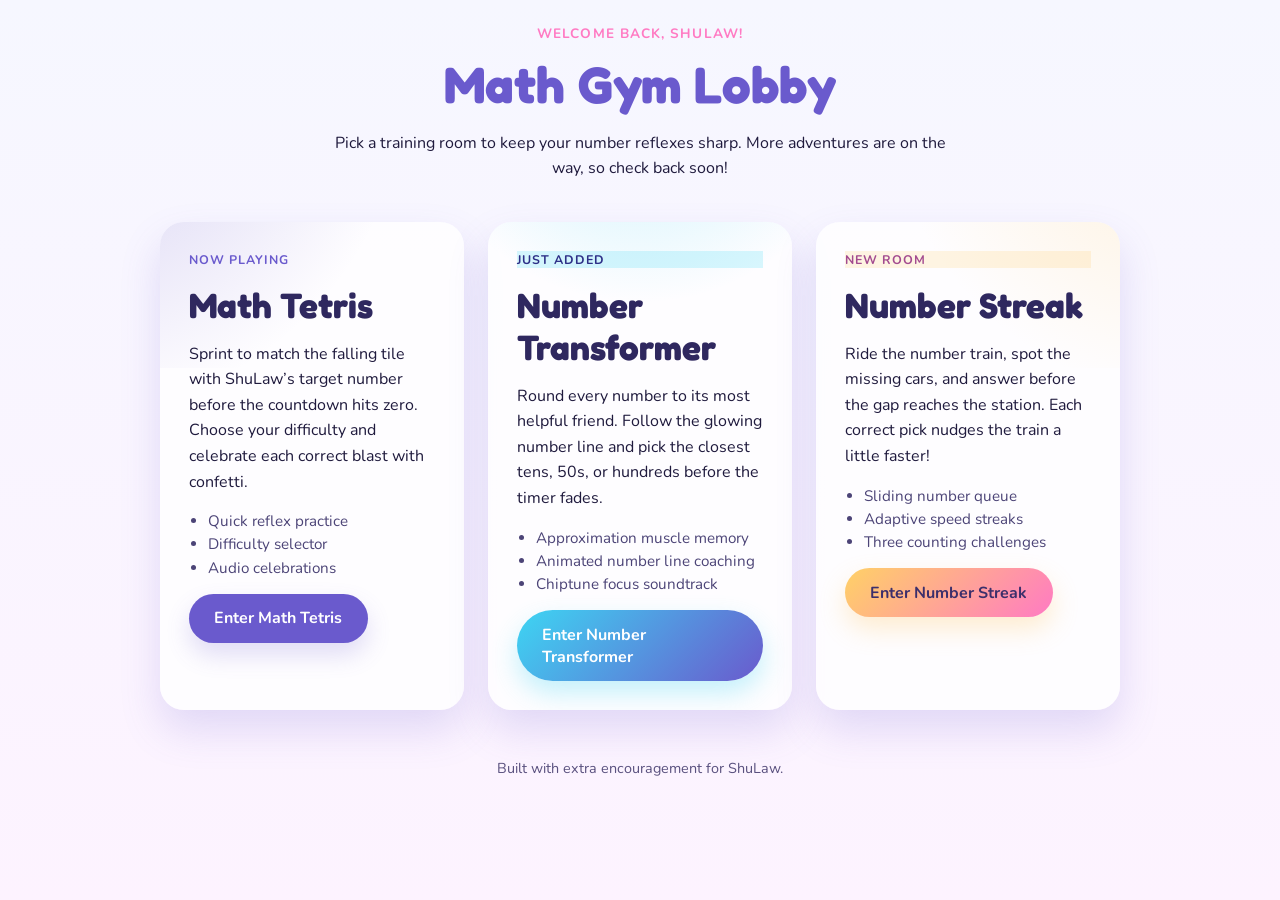
<file: index.html>
<!DOCTYPE html>
<html lang="en">
  <head>
    <meta charset="UTF-8" />
    <meta name="viewport" content="width=device-width, initial-scale=1" />
    <title>ShuLaw's Math Gym</title>
    <link rel="preconnect" href="https://fonts.googleapis.com" />
    <link rel="preconnect" href="https://fonts.gstatic.com" crossorigin />
    <link
      href="https://fonts.googleapis.com/css2?family=Fredoka:wght@400;500;600;700&family=Nunito:wght@400;600;700&display=swap"
      rel="stylesheet"
    />
    <link rel="stylesheet" href="index.css" />
  </head>
  <body>
    <header class="hero">
      <div class="hero__eyebrow">Welcome back, ShuLaw!</div>
      <h1 class="hero__title">Math Gym Lobby</h1>
      <p class="hero__subtitle">
        Pick a training room to keep your number reflexes sharp. More adventures are on the
        way, so check back soon!
      </p>
    </header>

    <main class="rooms" aria-label="Math training rooms">
      <article class="room-card room-card--featured">
        <div class="room-card__meta">Now Playing</div>
        <h2 class="room-card__title">Math Tetris</h2>
        <p class="room-card__description">
          Sprint to match the falling tile with ShuLaw’s target number before the countdown
          hits zero. Choose your difficulty and celebrate each correct blast with confetti.
        </p>
        <ul class="room-card__tags" aria-label="Math Tetris highlights">
          <li>Quick reflex practice</li>
          <li>Difficulty selector</li>
          <li>Audio celebrations</li>
        </ul>
        <a class="room-card__cta" href="rooms/math-tetris/">Enter Math Tetris</a>
      </article>

      <article class="room-card room-card--fresh">
        <div class="room-card__meta">Just Added</div>
        <h2 class="room-card__title">Number Transformer</h2>
        <p class="room-card__description">
          Round every number to its most helpful friend. Follow the glowing number line and pick
          the closest tens, 50s, or hundreds before the timer fades.
        </p>
        <ul class="room-card__tags" aria-label="Number Transformer highlights">
          <li>Approximation muscle memory</li>
          <li>Animated number line coaching</li>
          <li>Chiptune focus soundtrack</li>
        </ul>
        <a class="room-card__cta" href="rooms/number-transformer/">Enter Number Transformer</a>
      </article>

      <article class="room-card room-card--new">
        <div class="room-card__meta">New Room</div>
        <h2 class="room-card__title">Number Streak</h2>
        <p class="room-card__description">
          Ride the number train, spot the missing cars, and answer before the gap reaches the
          station. Each correct pick nudges the train a little faster!
        </p>
        <ul class="room-card__tags" aria-label="Number Streak highlights">
          <li>Sliding number queue</li>
          <li>Adaptive speed streaks</li>
          <li>Three counting challenges</li>
        </ul>
        <a class="room-card__cta" href="rooms/number-streak/">Enter Number Streak</a>
      </article>
    </main>

    <footer class="site-footer">
      <p class="site-footer__tagline">Built with extra encouragement for ShuLaw.</p>
    </footer>
  </body>
</html>
</file>
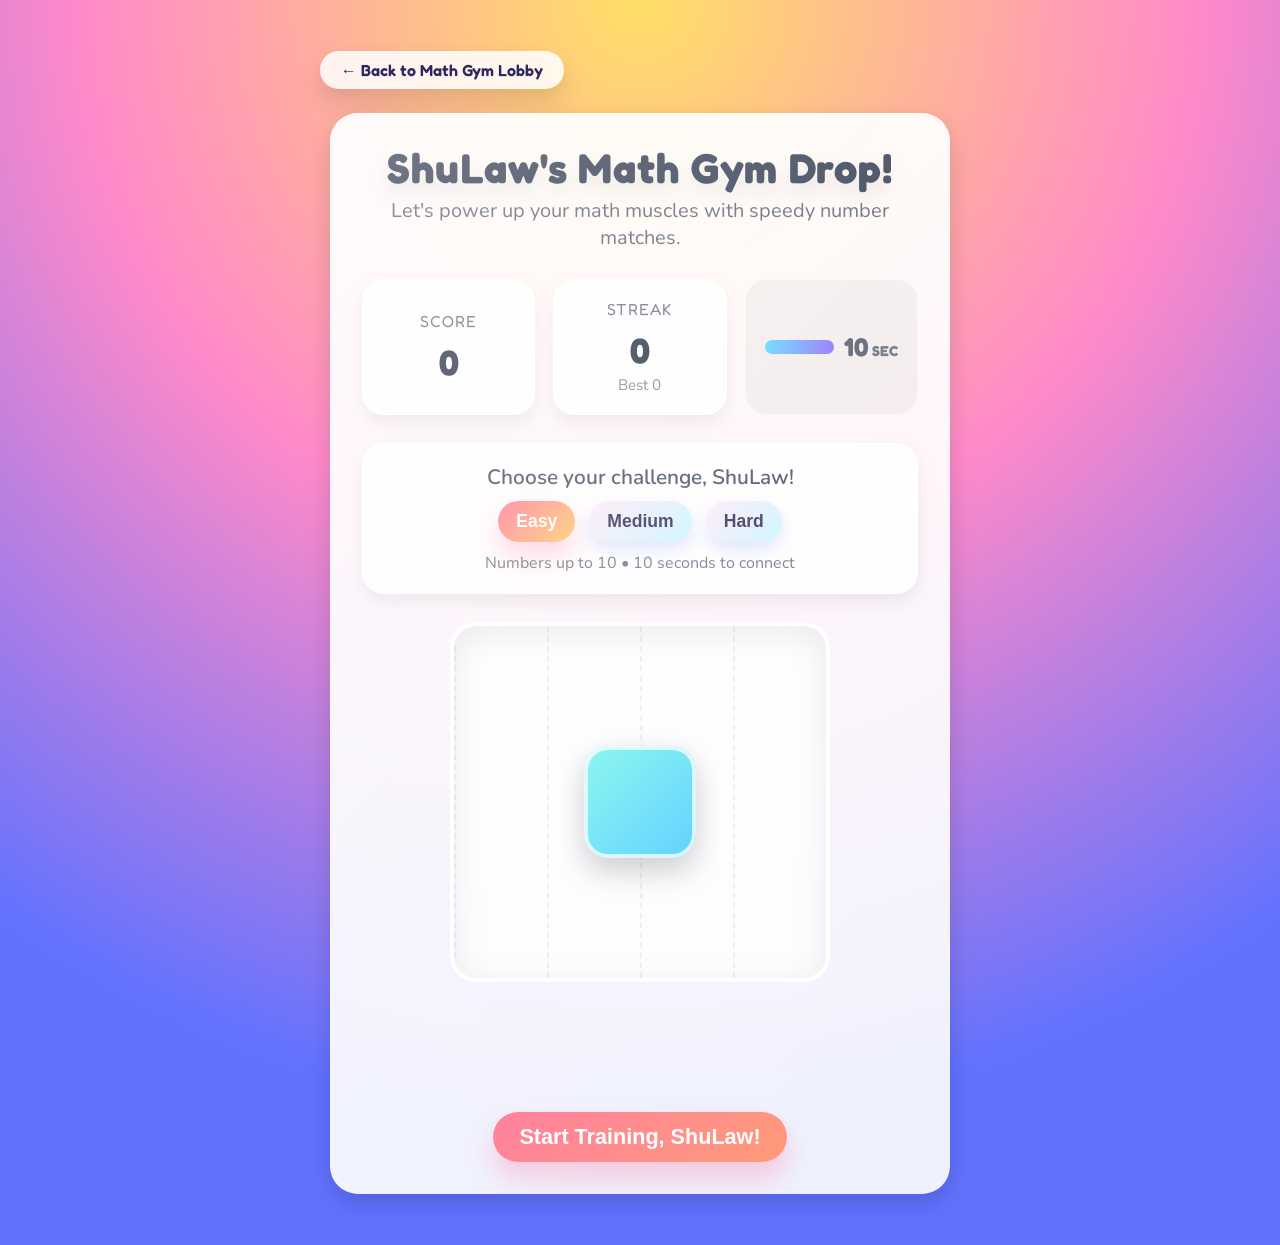
<file: rooms/math-tetris/index.html>
<!DOCTYPE html>
<html lang="en">
  <head>
    <meta charset="UTF-8" />
    <meta name="viewport" content="width=device-width, initial-scale=1.0" />
    <title>Math Tetris | ShuLaw's Math Gym</title>
    <link rel="preconnect" href="https://fonts.googleapis.com" />
    <link rel="preconnect" href="https://fonts.gstatic.com" crossorigin />
    <link
      href="https://fonts.googleapis.com/css2?family=Fredoka:wght@400;500;600;700&family=Nunito:wght@400;600;700&display=swap"
      rel="stylesheet"
    />
    <link rel="stylesheet" href="style.css" />
  </head>
  <body>
    <nav class="game-nav">
      <a class="home-link" href="../../index.html">← Back to Math Gym Lobby</a>
    </nav>
    <div class="game-wrapper">
      <header class="game-header">
        <div class="title">ShuLaw&apos;s Math Gym Drop!</div>
        <div class="subtitle">Let&apos;s power up your math muscles with speedy number matches.</div>
      </header>

      <section class="scoreboard">
        <div class="score-card">
          <span class="label">Score</span>
          <span class="value" id="scoreValue">0</span>
        </div>
        <div class="score-card">
          <span class="label">Streak</span>
          <span class="value" id="streakValue">0</span>
          <span class="mini" id="bestValue">Best 0</span>
        </div>
        <div class="timer" aria-live="polite">
          <div class="timer-track">
            <div class="timer-fill" id="timerFill"></div>
          </div>
          <span class="timer-text">
            <span id="timerCount">10</span>
            <span class="timer-units">sec</span>
          </span>
        </div>
      </section>

      <section class="difficulty-panel" aria-label="Select game difficulty">
        <div class="difficulty-intro">Choose your challenge, ShuLaw!</div>
        <div class="difficulty-buttons" role="group" aria-label="Difficulty">
          <button class="difficulty-button active" data-difficulty="easy" type="button">Easy</button>
          <button class="difficulty-button" data-difficulty="medium" type="button">Medium</button>
          <button class="difficulty-button" data-difficulty="hard" type="button">Hard</button>
        </div>
        <div class="difficulty-note" id="difficultyNote">Numbers up to 10 • 10 seconds to connect</div>
      </section>

      <main class="game-stage">
        <div class="stage" id="stage">
          <div class="grid-background">
            <div class="grid-line"></div>
            <div class="grid-line"></div>
            <div class="grid-line"></div>
            <div class="grid-line"></div>
          </div>
          <div class="falling-box" id="fallingBox" aria-live="polite"></div>
          <div class="target-box" id="targetBox"></div>
        </div>
      </main>

      <section class="equation-panel" id="equationPanel" aria-live="polite"></section>

      <section class="choices" id="choices" aria-label="Choose the number to make the equation work"></section>

      <section class="control-panel">
        <button id="playButton" class="primary">Start Training, ShuLaw!</button>
      </section>

      <div class="confetti-layer" id="confettiLayer" aria-hidden="true"></div>
    </div>

    <script src="game.js"></script>
  </body>
</html>
</file>
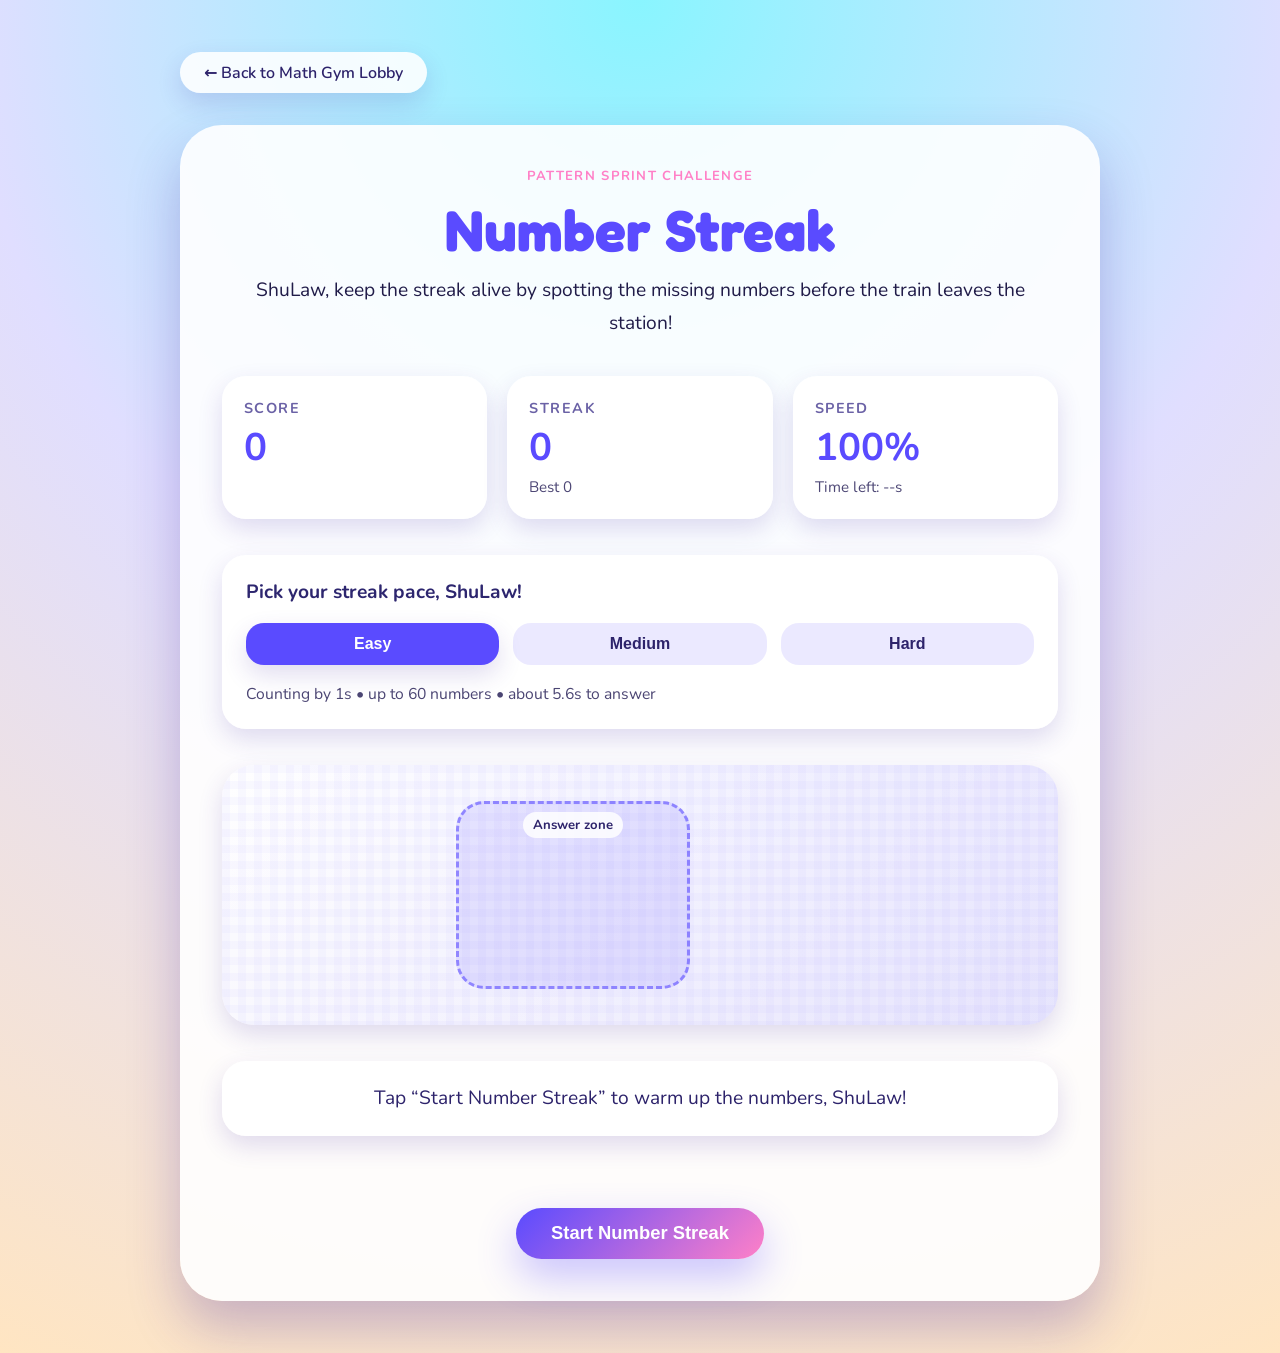
<file: rooms/number-streak/index.html>
<!DOCTYPE html>
<html lang="en">
  <head>
    <meta charset="UTF-8" />
    <meta name="viewport" content="width=device-width, initial-scale=1.0" />
    <title>Number Streak | ShuLaw's Math Gym</title>
    <link rel="preconnect" href="https://fonts.googleapis.com" />
    <link rel="preconnect" href="https://fonts.gstatic.com" crossorigin />
    <link
      href="https://fonts.googleapis.com/css2?family=Fredoka:wght@400;500;600;700&family=Nunito:wght@400;600;700&display=swap"
      rel="stylesheet"
    />
    <link rel="stylesheet" href="style.css" />
  </head>
  <body>
    <nav class="game-nav">
      <a class="home-link" href="../../index.html">← Back to Math Gym Lobby</a>
    </nav>

    <div class="game-wrapper">
      <header class="game-header">
        <p class="game-eyebrow">Pattern sprint challenge</p>
        <h1 class="game-title">Number Streak</h1>
        <p class="game-subtitle">
          ShuLaw, keep the streak alive by spotting the missing numbers before the train leaves
          the station!
        </p>
      </header>

      <section class="scoreboard" aria-label="Your progress">
        <div class="score-card">
          <span class="label">Score</span>
          <span class="value" id="scoreValue">0</span>
        </div>
        <div class="score-card">
          <span class="label">Streak</span>
          <span class="value" id="streakValue">0</span>
          <span class="mini" id="bestValue">Best 0</span>
        </div>
        <div class="score-card">
          <span class="label">Speed</span>
          <span class="value" id="speedValue">100%</span>
          <span class="mini">Time left: <span id="timeValue">--</span>s</span>
        </div>
      </section>

      <section class="difficulty-panel" aria-label="Select difficulty">
        <div class="difficulty-intro">Pick your streak pace, ShuLaw!</div>
        <div class="difficulty-buttons" role="group" aria-label="Difficulty">
          <button class="difficulty-button active" data-difficulty="easy" type="button">Easy</button>
          <button class="difficulty-button" data-difficulty="medium" type="button">Medium</button>
          <button class="difficulty-button" data-difficulty="hard" type="button">Hard</button>
        </div>
        <p class="difficulty-note" id="difficultyNote">Counting by 1s • up to 60 numbers • about 5.6s to answer</p>
      </section>

      <main class="stage-wrapper" aria-live="polite">
        <div class="sequence-stage" id="sequenceStage">
          <div class="stage-backdrop"></div>
          <div class="highlight-window" id="highlightWindow">
            <span class="highlight-label">Answer zone</span>
          </div>
          <div class="sequence-row" id="sequenceRow"></div>
        </div>
      </main>

      <section class="prompt-panel" id="promptPanel" aria-live="polite">
        Tap “Start Number Streak” to warm up the numbers, ShuLaw!
      </section>

      <section class="choices" id="choices" aria-label="Choose the missing number"></section>

      <section class="control-panel">
        <button id="playButton" class="primary">Start Number Streak</button>
      </section>
    </div>

    <script src="game.js"></script>
  </body>
</html>
</file>
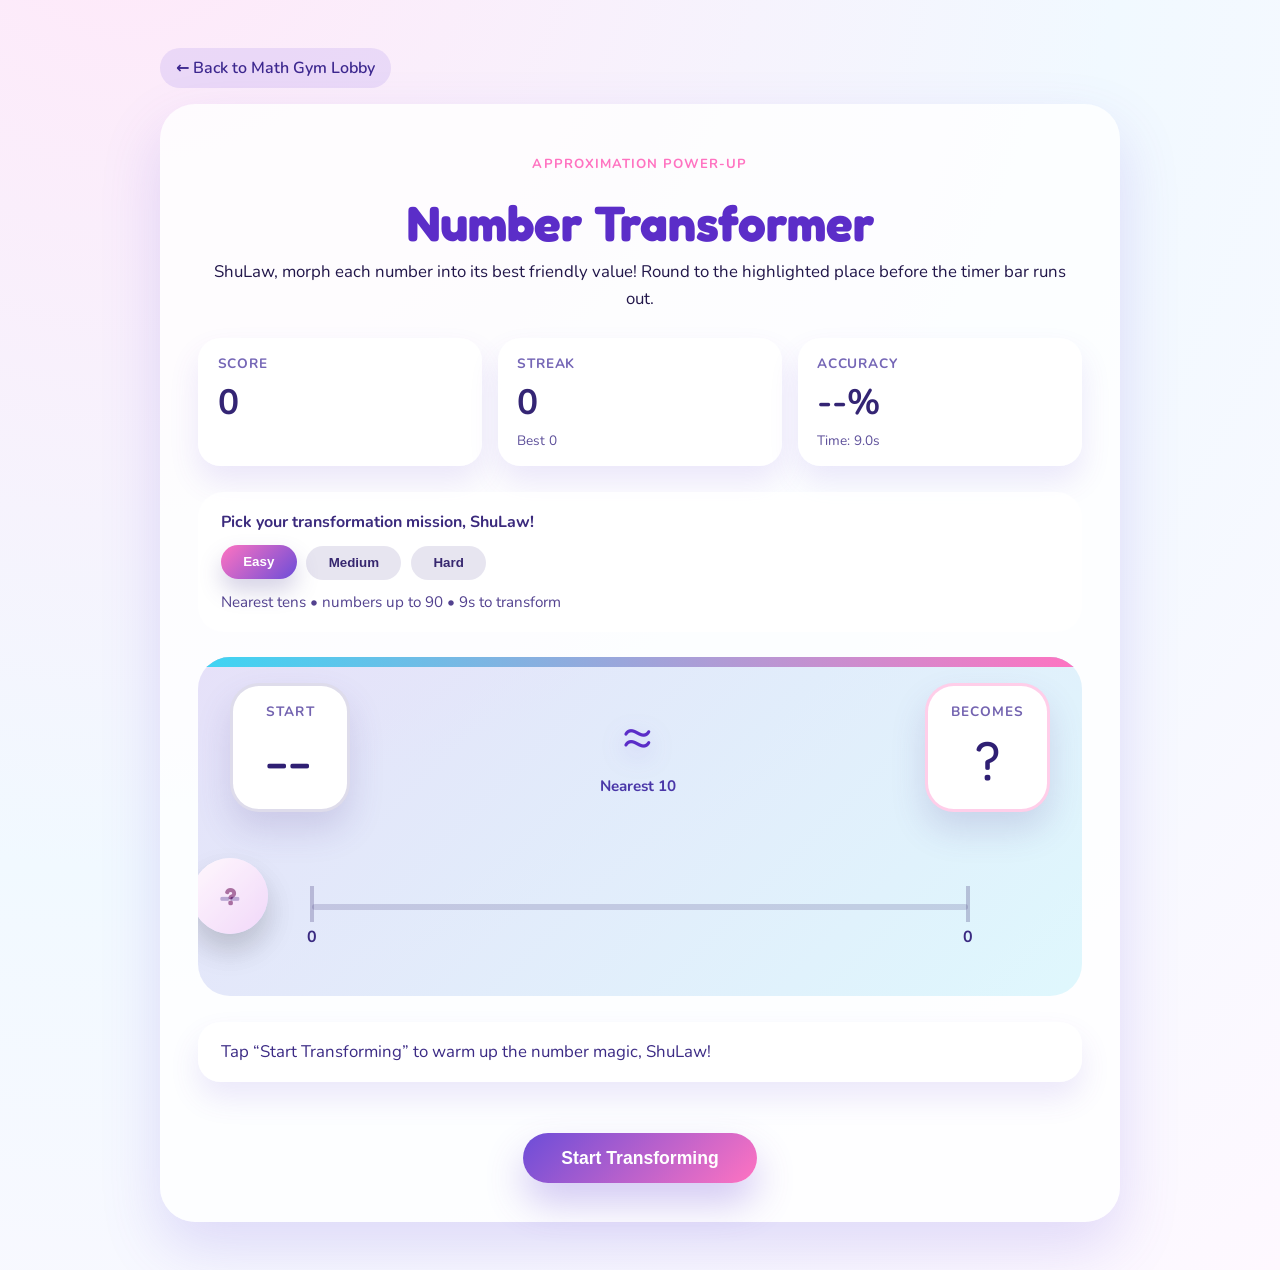
<file: rooms/number-transformer/index.html>
<!DOCTYPE html>
<html lang="en">
  <head>
    <meta charset="UTF-8" />
    <meta name="viewport" content="width=device-width, initial-scale=1.0" />
    <title>Number Transformer | ShuLaw's Math Gym</title>
    <link rel="preconnect" href="https://fonts.googleapis.com" />
    <link rel="preconnect" href="https://fonts.gstatic.com" crossorigin />
    <link
      href="https://fonts.googleapis.com/css2?family=Fredoka:wght@400;500;600;700&family=Nunito:wght@400;600;700&display=swap"
      rel="stylesheet"
    />
    <link rel="stylesheet" href="style.css" />
  </head>
  <body>
    <nav class="game-nav">
      <a class="home-link" href="../../index.html">← Back to Math Gym Lobby</a>
    </nav>

    <div class="game-wrapper">
      <header class="game-header">
        <p class="game-eyebrow">Approximation power-up</p>
        <h1 class="game-title">Number Transformer</h1>
        <p class="game-subtitle">
          ShuLaw, morph each number into its best friendly value! Round to the highlighted place
          before the timer bar runs out.
        </p>
      </header>

      <section class="scoreboard" aria-label="Your progress">
        <div class="score-card">
          <span class="label">Score</span>
          <span class="value" id="scoreValue">0</span>
        </div>
        <div class="score-card">
          <span class="label">Streak</span>
          <span class="value" id="streakValue">0</span>
          <span class="mini" id="bestValue">Best 0</span>
        </div>
        <div class="score-card">
          <span class="label">Accuracy</span>
          <span class="value" id="accuracyValue">--%</span>
          <span class="mini">Time: <span id="timeValue">--</span>s</span>
        </div>
      </section>

      <section class="difficulty-panel" aria-label="Select difficulty">
        <div class="difficulty-intro">Pick your transformation mission, ShuLaw!</div>
        <div class="difficulty-buttons" role="group" aria-label="Difficulty">
          <button class="difficulty-button active" type="button" data-difficulty="easy">Easy</button>
          <button class="difficulty-button" type="button" data-difficulty="medium">Medium</button>
          <button class="difficulty-button" type="button" data-difficulty="hard">Hard</button>
        </div>
        <p class="difficulty-note" id="difficultyNote">Nearest tens • numbers up to 90 • 9s to transform</p>
      </section>

      <main class="stage-wrapper" aria-live="polite">
        <div class="transform-stage" id="transformStage">
          <div class="timer-rail" aria-hidden="true">
            <div class="timer-fill" id="timerFill"></div>
          </div>
          <div class="stage-glow" id="stageGlow"></div>
          <div class="stage-row">
            <div class="stage-bubble stage-bubble--source">
              <span class="bubble-label">Start</span>
              <span class="bubble-value" id="sourceValue">--</span>
            </div>
            <div class="stage-arrow">
              <span class="arrow-symbol">≈</span>
              <span class="arrow-label" id="arrowLabel">Nearest 10</span>
            </div>
            <div class="stage-bubble stage-bubble--target" id="targetBubble">
              <span class="bubble-label">Becomes</span>
              <span class="bubble-value" id="targetValue">?</span>
            </div>
          </div>
          <div class="number-line" aria-hidden="true">
            <div class="line-track"></div>
            <div class="line-highlight" id="lineHighlight"></div>
            <div class="tick tick--lower">
              <span class="tick-label" id="lowerLabel">0</span>
            </div>
            <div class="tick tick--upper">
              <span class="tick-label" id="upperLabel">0</span>
            </div>
            <div class="marker marker--source" id="sourceMarker">
              <span class="marker-label" id="markerLabel">--</span>
            </div>
            <div class="marker marker--target" id="targetMarker">
              <span class="marker-label" id="targetMarkerLabel">?</span>
            </div>
          </div>
        </div>
      </main>

      <section class="feedback-panel" id="feedbackPanel" aria-live="polite">
        Tap “Start Transforming” to warm up the number magic, ShuLaw!
      </section>

      <section class="choices" id="choices" aria-label="Choose the best approximation"></section>

      <section class="control-panel">
        <button id="startButton" class="primary">Start Transforming</button>
      </section>
    </div>

    <script src="game.js"></script>
  </body>
</html>
</file>
<file: index.css>
:root {
  color-scheme: light;
  font-family: 'Nunito', 'Fredoka', system-ui, -apple-system, BlinkMacSystemFont, 'Segoe UI',
    sans-serif;
  --bg-gradient: linear-gradient(180deg, #f6f7ff 0%, #fdf3ff 100%);
  --purple: #6a5acd;
  --pink: #ff7ac3;
  --yellow: #ffd166;
  --card-bg: rgba(255, 255, 255, 0.82);
  --shadow: 0 20px 40px rgba(106, 90, 205, 0.18);
}

* {
  box-sizing: border-box;
}

body {
  margin: 0;
  min-height: 100vh;
  display: flex;
  flex-direction: column;
  align-items: center;
  padding: 1.5rem clamp(1rem, 5vw, 4rem) 3rem;
  background: var(--bg-gradient);
  color: #1f1a3d;
}

.hero {
  max-width: 620px;
  text-align: center;
  margin-bottom: 2.5rem;
}

.hero__eyebrow {
  font-weight: 700;
  letter-spacing: 0.08em;
  text-transform: uppercase;
  color: var(--pink);
  font-size: 0.85rem;
  margin-bottom: 0.6rem;
}

.hero__title {
  margin: 0;
  font-size: clamp(2.1rem, 5vw, 3.2rem);
  color: var(--purple);
  font-family: 'Fredoka', cursive;
}

.hero__subtitle {
  margin-top: 1rem;
  margin-bottom: 0;
  font-size: 1rem;
  line-height: 1.6;
}

.rooms {
  width: min(960px, 100%);
  display: grid;
  gap: 1.5rem;
}

@media (min-width: 720px) {
  .rooms {
    grid-template-columns: repeat(auto-fit, minmax(280px, 1fr));
  }
}

.room-card {
  background: var(--card-bg);
  border-radius: 1.5rem;
  padding: 1.8rem;
  box-shadow: var(--shadow);
  display: flex;
  flex-direction: column;
  gap: 1rem;
  position: relative;
  overflow: hidden;
  isolation: isolate;
}

.room-card::before {
  content: '';
  position: absolute;
  inset: -30% -30% auto;
  height: 60%;
  background: radial-gradient(circle at top left, rgba(255, 122, 195, 0.35), transparent 60%);
  z-index: -1;
}

.room-card__meta {
  font-weight: 700;
  letter-spacing: 0.08em;
  text-transform: uppercase;
  font-size: 0.78rem;
  color: var(--purple);
}

.room-card__title {
  margin: 0;
  font-size: clamp(1.6rem, 4vw, 2.2rem);
  font-family: 'Fredoka', cursive;
  color: #2f285f;
}

.room-card__description {
  margin: 0;
  line-height: 1.6;
  font-size: 1rem;
}

.room-card__tags {
  margin: 0;
  padding-left: 1.2rem;
  color: #4c4477;
  font-size: 0.95rem;
  display: flex;
  flex-direction: column;
  gap: 0.2rem;
}

.room-card__cta {
  align-self: flex-start;
  background: var(--purple);
  color: white;
  text-decoration: none;
  font-weight: 700;
  padding: 0.85rem 1.6rem;
  border-radius: 999px;
  transition: transform 0.2s ease, box-shadow 0.2s ease, background 0.2s ease;
  box-shadow: 0 12px 24px rgba(106, 90, 205, 0.2);
}

.room-card__cta:focus-visible {
  outline: 3px solid var(--yellow);
  outline-offset: 4px;
}

.room-card__cta:hover {
  transform: translateY(-2px) scale(1.02);
  box-shadow: 0 16px 30px rgba(106, 90, 205, 0.3);
}

.room-card--featured::before {
  background: radial-gradient(circle at top left, rgba(106, 90, 205, 0.3), transparent 60%);
}

.room-card--new::before {
  background: radial-gradient(circle at top right, rgba(255, 200, 98, 0.28), transparent 58%);
}

.room-card--new .room-card__cta {
  background: linear-gradient(135deg, var(--yellow), var(--pink));
  color: #3c2f6b;
  box-shadow: 0 12px 26px rgba(255, 200, 98, 0.3);
}

.room-card--new .room-card__meta {
  background: rgba(255, 200, 98, 0.18);
  color: #a34b8f;
}

.room-card--fresh::before {
  background: radial-gradient(circle at top center, rgba(61, 213, 243, 0.3), transparent 60%);
}

.room-card--fresh .room-card__cta {
  background: linear-gradient(135deg, #3dd5f3, #6a5acd);
  color: white;
  box-shadow: 0 12px 26px rgba(61, 213, 243, 0.3);
}

.room-card--fresh .room-card__meta {
  background: rgba(61, 213, 243, 0.2);
  color: #2d2f87;
}

.room-card--soon {
  opacity: 0.9;
}

.room-card--soon .room-card__cta {
  background: var(--pink);
  box-shadow: 0 12px 24px rgba(255, 122, 195, 0.25);
}

.site-footer {
  margin-top: 3rem;
  font-size: 0.9rem;
  color: #5a517f;
  text-align: center;
}

.site-footer__tagline {
  margin: 0;
}

@media (max-width: 520px) {
  body {
    padding-inline: 1rem;
    padding-top: 1.2rem;
  }

  .room-card {
    padding: 1.5rem;
  }
}
</file>
<file: rooms/math-tetris/style.css>
:root {
  --bg-gradient: radial-gradient(circle at top, #ffe066, #ff8ac9 40%, #6172ff 80%);
  --box-gradient: linear-gradient(135deg, #ffffff, #ffe29f);
  --target-gradient: linear-gradient(135deg, #8df7f0, #62d2ff);
  --danger-gradient: linear-gradient(135deg, #ff6f91, #ff9671);
  --font-main: "Fredoka", "Nunito", sans-serif;
  --font-secondary: "Nunito", sans-serif;
  --shadow-strong: 0 10px 25px rgba(0, 0, 0, 0.15);
  --shadow-soft: 0 12px 30px rgba(0, 0, 0, 0.2);
  --timer-color: #ffffffaa;
  --box-size: clamp(78px, 20vw, 112px);
  --choice-size: clamp(72px, 18vw, 104px);
  --drop-duration: 10s;
}

* {
  box-sizing: border-box;
}

body {
  margin: 0;
  min-height: 100dvh;
  display: flex;
  flex-direction: column;
  justify-content: center;
  align-items: center;
  gap: clamp(12px, 2.5vw, 24px);
  padding: clamp(16px, 4vw, 56px) clamp(12px, 4vw, 40px);
  font-family: var(--font-main);
  background: var(--bg-gradient);
  color: #17233a;
}

.game-nav {
  width: min(640px, 96vw);
  display: flex;
  justify-content: flex-start;
}

.home-link {
  background: rgba(255, 255, 255, 0.85);
  border-radius: 999px;
  padding: 0.55rem 1.3rem;
  font-weight: 600;
  color: #2f285f;
  text-decoration: none;
  box-shadow: 0 12px 24px rgba(0, 0, 0, 0.12);
  transition: transform 0.2s ease, box-shadow 0.2s ease;
}

.home-link:hover {
  transform: translateY(-1px);
  box-shadow: 0 14px 30px rgba(0, 0, 0, 0.16);
}

.home-link:focus-visible {
  outline: 3px solid #62d2ff;
  outline-offset: 4px;
}

.game-wrapper {
  width: min(620px, 94vw);
  background: rgba(255, 255, 255, 0.9);
  border-radius: 28px;
  padding: clamp(20px, 4vw, 32px);
  box-shadow: var(--shadow-strong);
  display: flex;
  flex-direction: column;
  gap: clamp(18px, 3.5vw, 28px);
  position: relative;
  overflow: hidden;
}

.game-wrapper::before {
  content: "";
  position: absolute;
  inset: 0;
  background: linear-gradient(135deg, rgba(255, 255, 255, 0.4), rgba(255, 255, 255, 0));
  pointer-events: none;
}

.game-header {
  text-align: center;
  display: flex;
  flex-direction: column;
  gap: 6px;
}

.title {
  font-size: clamp(1.8rem, 5vw, 2.6rem);
  font-weight: 700;
  letter-spacing: 0.8px;
  line-height: 1.1;
  text-shadow: 0 10px 18px rgba(0, 0, 0, 0.1);
}

.subtitle {
  font-family: var(--font-secondary);
  font-size: clamp(0.95rem, 2.8vw, 1.25rem);
  margin: 0;
  color: rgba(23, 35, 58, 0.78);
}


.scoreboard {
  display: grid;
  grid-template-columns: repeat(auto-fit, minmax(150px, 1fr));
  gap: clamp(10px, 2vw, 18px);
  align-items: stretch;
}

.score-card {
  background: rgba(255, 255, 255, 0.85);
  border-radius: 22px;
  padding: clamp(12px, 2vw, 18px) clamp(14px, 2.8vw, 22px);
  text-align: center;
  box-shadow: 0 8px 18px rgba(0, 0, 0, 0.08);
  border: 2px solid rgba(255, 255, 255, 0.6);
  display: flex;
  flex-direction: column;
  gap: 4px;
  justify-content: center;
}

.label {
  font-size: clamp(0.85rem, 1.7vw, 1rem);
  text-transform: uppercase;
  letter-spacing: 1px;
  color: rgba(23, 35, 58, 0.7);
}

.value {
  display: block;
  margin-top: 6px;
  font-size: clamp(1.6rem, 4vw, 2.2rem);
  font-weight: 700;
}

.mini {
  font-family: var(--font-secondary);
  font-size: clamp(0.75rem, 1.8vw, 0.95rem);
  color: rgba(23, 35, 58, 0.6);
}

.timer {
  display: flex;
  align-items: center;
  justify-content: center;
  gap: 10px;
  padding: 12px clamp(14px, 3vw, 20px);
  border-radius: 22px;
  background: rgba(0, 0, 0, 0.05);
  box-shadow: inset 0 0 0 1px rgba(255, 255, 255, 0.4);
}

.timer-track {
  flex: 1;
  height: 14px;
  border-radius: 999px;
  overflow: hidden;
  background: rgba(0, 0, 0, 0.08);
}

.timer-fill {
  width: 100%;
  height: 100%;
  background: linear-gradient(90deg, #4cd4ff, #845ef7);
  transition: width 0.1s linear;
}

.timer-fill.low {
  background: linear-gradient(90deg, #ff6f91, #ff9671);
  animation: timerPulse 0.6s ease-in-out infinite alternate;
}

.timer-text {
  font-size: clamp(1.3rem, 3vw, 1.6rem);
  font-weight: 700;
  color: rgba(23, 35, 58, 0.8);
  display: flex;
  align-items: baseline;
  gap: 4px;
}

@keyframes timerPulse {
  0% {
    filter: brightness(1);
  }
  100% {
    filter: brightness(1.2);
  }
}

.timer-units {
  font-size: clamp(0.75rem, 1.5vw, 0.9rem);
  text-transform: uppercase;
  color: rgba(23, 35, 58, 0.7);
}

.difficulty-panel {
  background: rgba(255, 255, 255, 0.82);
  border-radius: 22px;
  padding: clamp(12px, 3vw, 18px);
  text-align: center;
  box-shadow: 0 8px 18px rgba(0, 0, 0, 0.08);
  border: 2px solid rgba(255, 255, 255, 0.65);
  display: grid;
  gap: 10px;
}

.difficulty-intro {
  font-family: var(--font-secondary);
  font-size: clamp(1rem, 2.4vw, 1.3rem);
  font-weight: 600;
  color: rgba(23, 35, 58, 0.85);
}

.difficulty-buttons {
  display: flex;
  justify-content: center;
  gap: clamp(8px, 2vw, 14px);
  flex-wrap: wrap;
}

.difficulty-button {
  border: none;
  border-radius: 999px;
  padding: 10px 18px;
  font-size: clamp(0.95rem, 2.2vw, 1.1rem);
  font-weight: 600;
  cursor: pointer;
  color: #2c1f4a;
  background: linear-gradient(135deg, #ffe8f6, #c5f5ff);
  box-shadow: 0 8px 16px rgba(111, 145, 255, 0.25);
  transition: transform 0.2s ease, box-shadow 0.2s ease, filter 0.2s ease;
}

.difficulty-button:hover,
.difficulty-button:focus-visible {
  transform: translateY(-2px);
  box-shadow: 0 12px 22px rgba(111, 145, 255, 0.32);
}

.difficulty-button.active {
  background: linear-gradient(135deg, #ff6f91, #ffc75f);
  color: #fff;
  box-shadow: 0 14px 28px rgba(255, 111, 145, 0.35);
}

.difficulty-note {
  font-family: var(--font-secondary);
  font-size: clamp(0.85rem, 2.1vw, 1rem);
  color: rgba(23, 35, 58, 0.65);
}

.game-stage {
  display: flex;
  justify-content: center;
}

.stage {
  position: relative;
  width: min(380px, 82vw);
  height: clamp(260px, 52vh, 360px);
  background: rgba(255, 255, 255, 0.78);
  border-radius: 26px;
  box-shadow: inset 0 8px 34px rgba(0, 0, 0, 0.08);
  overflow: hidden;
  border: 4px solid rgba(255, 255, 255, 0.82);
}

.grid-background {
  position: absolute;
  inset: 0;
  display: grid;
  grid-template-columns: repeat(4, 1fr);
  pointer-events: none;
}

.grid-line {
  border-left: 2px dashed rgba(0, 0, 0, 0.05);
}

.falling-box,
.target-box {
  position: absolute;
  left: 50%;
  transform: translateX(-50%);
  width: var(--box-size);
  height: var(--box-size);
  border-radius: 24px;
  display: flex;
  align-items: center;
  justify-content: center;
  font-size: clamp(2.1rem, 6vw, 3rem);
  font-weight: 700;
  text-shadow: 0 10px 20px rgba(0, 0, 0, 0.15);
}

.falling-box {
  top: calc(var(--box-size) * -1.1);
  background: var(--box-gradient);
  box-shadow: var(--shadow-soft);
  border: 3px solid rgba(255, 255, 255, 0.9);
  animation: bob 1.8s ease-in-out infinite;
  opacity: 0;
}

.falling-box.ready {
  opacity: 1;
}

.target-box {
  top: calc(50% - (var(--box-size) / 2));
  background: var(--target-gradient);
  box-shadow: inset 0 0 0 4px rgba(255, 255, 255, 0.75), var(--shadow-soft);
  color: #0b3653;
}

.falling-box.drop {
  animation: drop var(--drop-duration, 10s) linear forwards;
}

.stage.celebrate {
  animation: stageGlow 1.1s ease-out;
}

.stage.celebrate .target-box {
  box-shadow: inset 0 0 0 4px rgba(255, 255, 255, 0.95), 0 0 25px rgba(141, 247, 240, 0.8);
}

.stage.boom {
  animation: stageShake 0.6s ease;
}

.stage.boom .target-box {
  background: var(--danger-gradient);
  color: #fff;
}

@keyframes stageGlow {
  0% {
    box-shadow: inset 0 10px 40px rgba(0, 0, 0, 0.08);
  }
  40% {
    box-shadow: inset 0 10px 40px rgba(104, 241, 204, 0.6), 0 0 28px rgba(104, 241, 204, 0.4);
  }
  100% {
    box-shadow: inset 0 10px 40px rgba(0, 0, 0, 0.08);
  }
}

@keyframes stageShake {
  0%,
  100% {
    transform: translateX(0);
  }
  25% {
    transform: translateX(-12px);
  }
  50% {
    transform: translateX(10px);
  }
  75% {
    transform: translateX(-6px);
  }
}

@keyframes bob {
  0%,
  100% {
    transform: translate(-50%, -6px);
  }
  50% {
    transform: translate(-50%, 6px);
  }
}

@keyframes drop {
  0% {
    top: calc(var(--box-size) * -1.1);
  }
  100% {
    top: calc(50% - (var(--box-size) / 2));
  }
}

.choice-button {
  width: var(--choice-size);
  height: var(--choice-size);
  border-radius: 24px;
  border: none;
  font-size: clamp(1.4rem, 4.2vw, 1.9rem);
  font-weight: 700;
  background: linear-gradient(145deg, #ffd2eb, #ffc764);
  box-shadow: 0 12px 24px rgba(255, 133, 186, 0.32);
  cursor: pointer;
  transition: transform 0.2s, box-shadow 0.2s, filter 0.2s;
  position: relative;
  overflow: hidden;
  color: #3c1f52;
}

.choice-button::after {
  content: "";
  position: absolute;
  inset: 0;
  background: radial-gradient(circle at top, rgba(255, 255, 255, 0.6), transparent);
  opacity: 0;
  transition: opacity 0.2s;
}

.choice-button:hover,
.choice-button:focus-visible {
  transform: translateY(-6px) scale(1.02);
  box-shadow: 0 16px 28px rgba(255, 133, 186, 0.45);
}

.choice-button:hover::after,
.choice-button:focus-visible::after {
  opacity: 1;
}

.choice-button:disabled {
  opacity: 0.5;
  cursor: not-allowed;
  transform: none;
  box-shadow: none;
}

.choice-button.incorrect {
  animation: shake 0.6s ease;
  background: var(--danger-gradient);
  color: #fff;
}

.choice-button.correct-answer {
  background: linear-gradient(145deg, #c6ffdd, #8ef7a0);
  color: #0a4930;
  box-shadow: 0 18px 32px rgba(134, 244, 175, 0.45);
  animation: correctPulse 0.9s ease-in-out infinite alternate;
}

.choice-button.launch-answer {
  animation: answerLaunch 0.8s ease-out forwards;
  z-index: 5;
}

@keyframes answerLaunch {
  0% {
    transform: translateY(0) scale(1);
    opacity: 1;
  }
  70% {
    transform: translateY(calc(var(--box-size) * -1.6)) scale(1.12) rotate(4deg);
    opacity: 1;
  }
  100% {
    transform: translateY(calc(var(--box-size) * -1.8)) scale(0.8) rotate(-6deg);
    opacity: 0;
  }
}

@keyframes shake {
  0%,
  100% {
    transform: translateX(0);
  }
  20% {
    transform: translateX(-8px);
  }
  40% {
    transform: translateX(8px);
  }
  60% {
    transform: translateX(-6px);
  }
  80% {
    transform: translateX(6px);
  }
}

@keyframes correctPulse {
  0% {
    transform: translateY(0) scale(1);
  }
  100% {
    transform: translateY(-8px) scale(1.03);
  }
}

.equation-panel {
  min-height: 42px;
  text-align: center;
  font-family: var(--font-secondary);
  font-size: clamp(1.2rem, 3vw, 1.8rem);
  font-weight: 600;
  color: rgba(23, 35, 58, 0.9);
}

.equation-panel .equation-card {
  display: inline-flex;
  align-items: center;
  gap: 12px;
  padding: 12px 24px;
  border-radius: 20px;
  background: rgba(255, 255, 255, 0.75);
  box-shadow: 0 12px 30px rgba(0, 0, 0, 0.12);
  border: 2px solid rgba(255, 255, 255, 0.9);
  animation: popIn 0.6s ease;
}

.equation-panel .equation-card.correct {
  background: linear-gradient(135deg, #9bffb3, #5be7a9);
  color: #054c3a;
}

.equation-panel .equation-card.oops {
  background: linear-gradient(135deg, #ff9a9e, #fad0c4);
  color: #721b1b;
}

@keyframes popIn {
  0% {
    transform: scale(0.7);
    opacity: 0;
  }
  100% {
    transform: scale(1);
    opacity: 1;
  }
}

.choices {
  display: flex;
  justify-content: center;
  flex-wrap: wrap;
  gap: clamp(10px, 3vw, 18px);
}

.control-panel {
  text-align: center;
  margin-top: 4px;
}

button.primary {
  font-size: clamp(1.05rem, 2.4vw, 1.35rem);
  padding: 12px 26px;
  border: none;
  border-radius: 999px;
  background: linear-gradient(135deg, #ff6f91, #ff9671);
  color: #fff;
  font-weight: 700;
  cursor: pointer;
  box-shadow: 0 16px 28px rgba(255, 111, 145, 0.35);
  transition: transform 0.3s ease, box-shadow 0.3s ease;
}

button.primary:hover,
button.primary:focus-visible {
  transform: translateY(-3px) scale(1.02);
  box-shadow: 0 20px 36px rgba(255, 111, 145, 0.42);
}

button.primary:disabled {
  opacity: 0.6;
  cursor: not-allowed;
  transform: none;
  box-shadow: none;
}

.confetti-layer {
  position: absolute;
  inset: 0;
  pointer-events: none;
  overflow: hidden;
  z-index: 50;
}

.confetti-piece {
  position: absolute;
  width: 12px;
  height: 18px;
  border-radius: 4px;
  opacity: 0;
  animation: confetti 1.6s ease-out forwards;
}

@keyframes confetti {
  0% {
    opacity: 1;
    transform: translate3d(0, -20px, 0) rotateZ(0deg);
  }
  100% {
    opacity: 0;
    transform: translate3d(var(--x-move), 260px, 0) rotateZ(280deg);
  }
}

.message-tagline {
  font-size: clamp(0.95rem, 2.4vw, 1.2rem);
  margin-top: 6px;
  color: rgba(23, 35, 58, 0.7);
}

@media (max-width: 640px) {
  body {
    padding: clamp(14px, 5vw, 32px) clamp(10px, 6vw, 28px);
  }
  .game-wrapper {
    gap: clamp(16px, 4vw, 24px);
    padding: clamp(18px, 5vw, 28px);
  }
  .scoreboard {
    grid-template-columns: repeat(auto-fit, minmax(140px, 1fr));
  }
  .timer-track {
    max-width: 240px;
  }
  .stage {
    width: min(340px, 88vw);
    height: clamp(250px, 58vh, 330px);
  }
  .difficulty-panel {
    padding: clamp(14px, 5vw, 20px);
  }
}

@media (max-width: 520px) {
  :root {
    --box-size: clamp(68px, 32vw, 94px);
    --choice-size: clamp(62px, 28vw, 92px);
  }
  .difficulty-intro {
    font-size: clamp(0.95rem, 3.2vw, 1.15rem);
  }
  .difficulty-note {
    font-size: clamp(0.8rem, 3vw, 0.95rem);
  }
}

@media (max-height: 720px) and (max-width: 900px) {
  body {
    padding: clamp(12px, 3vw, 28px) clamp(10px, 4vw, 24px);
  }
  .game-wrapper {
    gap: clamp(14px, 3vw, 22px);
  }
}
</file>
<file: rooms/number-streak/style.css>
:root {
  font-family: 'Nunito', 'Fredoka', system-ui, -apple-system, BlinkMacSystemFont, 'Segoe UI',
    sans-serif;
  color: #1c1a3a;
  background-color: #fefefe;
  --gradient-bg: radial-gradient(circle at top, #89f5ff 0%, #e0deff 45%, #ffe5c2 100%);
  --panel-bg: rgba(255, 255, 255, 0.9);
  --accent: #ff80c7;
  --primary: #5a4bff;
  --positive: #33c481;
  --warning: #ff6b6b;
  --shadow-lg: 0 26px 52px rgba(69, 41, 160, 0.28);
  --shadow-sm: 0 10px 24px rgba(69, 41, 160, 0.16);
}

* {
  box-sizing: border-box;
}

body {
  margin: 0;
  min-height: 100dvh;
  display: flex;
  flex-direction: column;
  align-items: center;
  padding: clamp(18px, 5vw, 52px) clamp(14px, 4vw, 48px);
  gap: clamp(16px, 5vw, 32px);
  background: var(--gradient-bg);
}

.game-nav {
  width: min(920px, 100%);
  display: flex;
}

.home-link {
  background: rgba(255, 255, 255, 0.88);
  color: #2d236b;
  text-decoration: none;
  font-weight: 600;
  border-radius: 999px;
  padding: 0.6rem 1.5rem;
  box-shadow: var(--shadow-sm);
  transition: transform 0.2s ease, box-shadow 0.2s ease;
}

.home-link:hover {
  transform: translateY(-1px);
  box-shadow: 0 18px 34px rgba(0, 0, 0, 0.16);
}

.home-link:focus-visible {
  outline: 3px solid var(--accent);
  outline-offset: 4px;
}

.game-wrapper {
  width: min(920px, 100%);
  display: flex;
  flex-direction: column;
  gap: clamp(20px, 6vw, 36px);
  background: var(--panel-bg);
  padding: clamp(20px, 6vw, 42px);
  border-radius: clamp(24px, 6vw, 42px);
  box-shadow: var(--shadow-lg);
}

.game-header {
  display: flex;
  flex-direction: column;
  text-align: center;
  gap: 0.6rem;
  color: #211c49;
}

.game-eyebrow {
  margin: 0;
  font-weight: 700;
  letter-spacing: 0.1em;
  text-transform: uppercase;
  font-size: 0.82rem;
  color: var(--accent);
}

.game-title {
  margin: 0;
  font-family: 'Fredoka', cursive;
  font-size: clamp(2.2rem, 8vw, 3.6rem);
  color: var(--primary);
}

.game-subtitle {
  margin: 0;
  font-size: clamp(1rem, 3.4vw, 1.2rem);
  line-height: 1.7;
}

.scoreboard {
  display: grid;
  gap: clamp(12px, 3vw, 20px);
}

@media (min-width: 560px) {
  .scoreboard {
    grid-template-columns: repeat(3, minmax(0, 1fr));
  }
}

.score-card {
  background: rgba(255, 255, 255, 0.95);
  border-radius: 24px;
  padding: clamp(14px, 4vw, 22px);
  display: flex;
  flex-direction: column;
  gap: 0.2rem;
  box-shadow: var(--shadow-sm);
}

.score-card .label {
  font-size: 0.9rem;
  text-transform: uppercase;
  letter-spacing: 0.1em;
  font-weight: 700;
  color: #6b62a6;
}

.score-card .value {
  font-size: clamp(1.8rem, 6vw, 2.4rem);
  font-weight: 700;
  color: var(--primary);
}

.score-card .mini {
  font-size: 0.95rem;
  color: #4d4775;
}

.difficulty-panel {
  display: flex;
  flex-direction: column;
  gap: clamp(12px, 3vw, 18px);
  background: rgba(255, 255, 255, 0.92);
  padding: clamp(16px, 4vw, 24px);
  border-radius: 24px;
  box-shadow: var(--shadow-sm);
}

.difficulty-intro {
  font-weight: 700;
  font-size: clamp(1rem, 3.6vw, 1.2rem);
  color: #2d266f;
}

.difficulty-buttons {
  display: flex;
  gap: clamp(8px, 2vw, 14px);
  flex-wrap: wrap;
}

.difficulty-button {
  flex: 1 1 110px;
  border: none;
  border-radius: 18px;
  padding: 0.75rem 1.1rem;
  font-weight: 700;
  font-size: 1rem;
  color: #2d236b;
  background: rgba(90, 75, 255, 0.12);
  transition: transform 0.2s ease, background 0.2s ease, box-shadow 0.2s ease;
  cursor: pointer;
}

.difficulty-button:hover {
  transform: translateY(-1px);
  background: rgba(90, 75, 255, 0.22);
}

.difficulty-button:focus-visible {
  outline: 3px solid var(--accent);
  outline-offset: 4px;
}

.difficulty-button.active {
  background: var(--primary);
  color: white;
  box-shadow: var(--shadow-sm);
}

.difficulty-note {
  margin: 0;
  font-size: 0.98rem;
  color: #4b4573;
}

.stage-wrapper {
  display: flex;
  flex-direction: column;
  gap: 12px;
}

.sequence-stage {
  position: relative;
  overflow: hidden;
  border-radius: clamp(24px, 5vw, 32px);
  min-height: clamp(180px, 42vw, 260px);
  background: linear-gradient(135deg, rgba(255, 255, 255, 0.9), rgba(142, 135, 255, 0.2));
  box-shadow: var(--shadow-sm);
}

.stage-backdrop {
  position: absolute;
  inset: 0;
  background-image: repeating-linear-gradient(
      90deg,
      rgba(90, 75, 255, 0.08) 0,
      rgba(90, 75, 255, 0.08) 8px,
      transparent 8px,
      transparent 16px
    ),
    repeating-linear-gradient(
      180deg,
      rgba(90, 75, 255, 0.08) 0,
      rgba(90, 75, 255, 0.08) 8px,
      transparent 8px,
      transparent 16px
    );
  opacity: 0.4;
}

.highlight-window {
  position: absolute;
  top: 14%;
  bottom: 14%;
  left: clamp(18%, 30vw, 28%);
  width: clamp(24%, 32vw, 28%);
  border-radius: clamp(22px, 5vw, 28px);
  border: 3px dashed rgba(90, 75, 255, 0.6);
  background: rgba(90, 75, 255, 0.12);
  display: flex;
  align-items: flex-start;
  justify-content: center;
  pointer-events: none;
  animation: pulseHighlight 2.4s ease-in-out infinite;
}

.highlight-label {
  margin-top: 8px;
  padding: 4px 10px;
  border-radius: 999px;
  background: rgba(255, 255, 255, 0.85);
  font-weight: 700;
  font-size: 0.82rem;
  color: #2d236b;
}

.sequence-row {
  position: absolute;
  inset: 0;
  display: flex;
  align-items: center;
  gap: clamp(8px, 2vw, 14px);
  padding-inline: clamp(18px, 4vw, 24px);
  transform: translateX(0);
}

.sequence-cell {
  flex: 0 0 clamp(64px, 16vw, 90px);
  height: clamp(64px, 16vw, 90px);
  border-radius: clamp(16px, 4vw, 20px);
  background: white;
  box-shadow: 0 18px 36px rgba(90, 75, 255, 0.18);
  border: 3px solid rgba(90, 75, 255, 0.12);
  display: flex;
  align-items: center;
  justify-content: center;
  font-size: clamp(1.6rem, 5vw, 2.2rem);
  font-weight: 700;
  color: #2d236b;
  transition: transform 0.3s ease, box-shadow 0.3s ease, background 0.3s ease;
}

.sequence-cell.blank {
  background: rgba(255, 255, 255, 0.75);
  color: rgba(45, 35, 107, 0.4);
  border-style: dashed;
}

.sequence-cell.blank::after {
  content: '?';
}

.sequence-cell.blank.filled::after {
  content: attr(data-value);
  color: #2d236b;
}

.sequence-cell.blank.revealed {
  background: rgba(255, 192, 203, 0.28);
  border-color: rgba(255, 107, 107, 0.7);
  color: #ff6b6b;
}

.sequence-cell.active {
  transform: translateY(-6px) scale(1.05);
  box-shadow: 0 22px 44px rgba(90, 75, 255, 0.3);
  border-color: rgba(90, 75, 255, 0.5);
  animation: wiggle 0.7s ease-in-out infinite;
}

.sequence-cell.solved {
  background: rgba(68, 225, 159, 0.18);
  border-color: rgba(51, 196, 129, 0.6);
}

.prompt-panel {
  background: rgba(255, 255, 255, 0.92);
  border-radius: 24px;
  padding: clamp(14px, 4vw, 22px);
  font-size: clamp(1rem, 3.5vw, 1.2rem);
  line-height: 1.6;
  color: #2d236b;
  box-shadow: var(--shadow-sm);
  min-height: 68px;
  display: flex;
  align-items: center;
  justify-content: center;
  text-align: center;
}

.prompt-panel .hint {
  display: block;
  margin-top: 0.35rem;
  font-size: clamp(0.9rem, 3vw, 1rem);
  color: #4d4775;
}

.choices {
  display: grid;
  gap: clamp(12px, 3vw, 16px);
  grid-template-columns: repeat(auto-fit, minmax(120px, 1fr));
}

.choice-button {
  border: none;
  border-radius: 18px;
  padding: clamp(12px, 3vw, 16px);
  font-size: clamp(1.1rem, 4vw, 1.35rem);
  font-weight: 700;
  background: rgba(255, 255, 255, 0.9);
  color: #2d236b;
  box-shadow: var(--shadow-sm);
  cursor: pointer;
  transition: transform 0.2s ease, box-shadow 0.2s ease, background 0.2s ease;
}

.choice-button:hover:not([disabled]) {
  transform: translateY(-3px);
  box-shadow: 0 18px 34px rgba(0, 0, 0, 0.16);
}

.choice-button:focus-visible {
  outline: 3px solid var(--accent);
  outline-offset: 4px;
}

.choice-button[disabled] {
  cursor: not-allowed;
  opacity: 0.6;
  transform: none;
}

.choice-button.correct {
  background: rgba(51, 196, 129, 0.22);
  color: #188f5e;
}

.choice-button.wrong {
  background: rgba(255, 107, 107, 0.18);
  color: #c73c3c;
}

.control-panel {
  display: flex;
  justify-content: center;
}

.primary {
  border: none;
  border-radius: 999px;
  background: linear-gradient(135deg, #5a4bff, #ff80c7);
  color: white;
  font-weight: 700;
  font-size: clamp(1rem, 3.2vw, 1.15rem);
  padding: 0.9rem 2.2rem;
  cursor: pointer;
  box-shadow: 0 18px 40px rgba(90, 75, 255, 0.32);
  transition: transform 0.2s ease, box-shadow 0.2s ease;
}

.primary:hover {
  transform: translateY(-2px);
  box-shadow: 0 24px 48px rgba(90, 75, 255, 0.35);
}

.primary:disabled {
  opacity: 0.65;
  cursor: not-allowed;
  transform: none;
}

@keyframes wiggle {
  0%,
  100% {
    transform: translateY(-6px) scale(1.05) rotate(-1.5deg);
  }
  50% {
    transform: translateY(-2px) scale(1.08) rotate(1.5deg);
  }
}

@keyframes pulseHighlight {
  0%,
  100% {
    box-shadow: 0 0 0 0 rgba(90, 75, 255, 0.28);
  }
  50% {
    box-shadow: 0 0 0 12px rgba(90, 75, 255, 0);
  }
}

@media (max-width: 600px) {
  .game-wrapper {
    border-radius: 24px;
    padding: clamp(18px, 6vw, 28px);
  }

  .highlight-window {
    left: clamp(12%, 28vw, 22%);
    width: clamp(38%, 42vw, 36%);
  }
}
</file>
<file: rooms/number-transformer/style.css>
:root {
  font-family: 'Nunito', 'Fredoka', system-ui, -apple-system, BlinkMacSystemFont, 'Segoe UI',
    sans-serif;
  color-scheme: light;
  --bg-gradient: radial-gradient(circle at 10% -10%, #ffe8f9 0%, #f1f9ff 55%, #fef8ff 100%);
  --purple: #6c4dd8;
  --violet: #5b2dc8;
  --magenta: #ff73c1;
  --aqua: #3dd5f3;
  --gold: #ffd676;
  --surface: rgba(255, 255, 255, 0.82);
  --shadow: 0 26px 60px rgba(108, 77, 216, 0.18);
}

* {
  box-sizing: border-box;
}

body {
  margin: 0;
  min-height: 100vh;
  background: var(--bg-gradient);
  display: flex;
  flex-direction: column;
  align-items: center;
  padding: clamp(1rem, 4vw, 3rem) clamp(1rem, 4vw, 3.5rem) 3rem;
  color: #22174a;
}

.game-nav {
  width: min(960px, 100%);
  margin-bottom: 1rem;
}

.home-link {
  display: inline-flex;
  align-items: center;
  gap: 0.35rem;
  padding: 0.55rem 1rem;
  border-radius: 999px;
  background: rgba(108, 77, 216, 0.12);
  color: #3d288f;
  font-weight: 600;
  text-decoration: none;
  transition: transform 0.2s ease, box-shadow 0.2s ease;
}

.home-link:hover {
  transform: translateY(-1px);
  box-shadow: 0 10px 18px rgba(108, 77, 216, 0.18);
}

.game-wrapper {
  width: min(960px, 100%);
  background: var(--surface);
  border-radius: 2.2rem;
  padding: clamp(1.8rem, 4vw, 2.4rem);
  box-shadow: var(--shadow);
  display: flex;
  flex-direction: column;
  gap: 1.6rem;
}

.game-header {
  text-align: center;
  display: flex;
  flex-direction: column;
  gap: 0.4rem;
}

.game-eyebrow {
  text-transform: uppercase;
  letter-spacing: 0.08em;
  font-weight: 700;
  font-size: 0.82rem;
  color: var(--magenta);
}

.game-title {
  margin: 0;
  font-family: 'Fredoka', cursive;
  font-size: clamp(2rem, 6vw, 3.1rem);
  color: var(--violet);
}

.game-subtitle {
  margin: 0;
  line-height: 1.6;
  font-size: 1.05rem;
}

.scoreboard {
  display: grid;
  grid-template-columns: repeat(auto-fit, minmax(140px, 1fr));
  gap: 1rem;
}

.score-card {
  background: rgba(255, 255, 255, 0.92);
  border-radius: 1.4rem;
  padding: 1rem 1.2rem;
  box-shadow: 0 16px 30px rgba(108, 77, 216, 0.12);
  display: flex;
  flex-direction: column;
  gap: 0.3rem;
  align-items: flex-start;
}

.score-card .label {
  font-size: 0.85rem;
  letter-spacing: 0.06em;
  font-weight: 700;
  text-transform: uppercase;
  color: #7566b6;
}

.score-card .value {
  font-size: clamp(1.6rem, 4vw, 2.2rem);
  font-weight: 700;
  color: #342574;
}

.score-card .mini {
  font-size: 0.85rem;
  color: #5d4f9a;
}

.difficulty-panel {
  background: rgba(255, 255, 255, 0.9);
  border-radius: 1.6rem;
  padding: 1.2rem 1.4rem;
  display: flex;
  flex-direction: column;
  gap: 0.8rem;
}

.difficulty-intro {
  font-weight: 700;
  font-size: 1rem;
  color: #3b2a7d;
}

.difficulty-buttons {
  display: flex;
  gap: 0.6rem;
  flex-wrap: wrap;
}

.difficulty-button {
  appearance: none;
  border: none;
  background: rgba(93, 79, 154, 0.15);
  color: #37276f;
  font-weight: 700;
  padding: 0.6rem 1.4rem;
  border-radius: 999px;
  cursor: pointer;
  transition: transform 0.2s ease, background 0.2s ease;
}

.difficulty-button.active {
  background: linear-gradient(135deg, var(--magenta), var(--purple));
  color: white;
  transform: translateY(-1px);
  box-shadow: 0 12px 22px rgba(93, 79, 154, 0.25);
}

.difficulty-button:focus-visible {
  outline: 3px solid var(--aqua);
  outline-offset: 3px;
}

.difficulty-note {
  margin: 0;
  font-size: 0.95rem;
  color: #53428f;
}

.stage-wrapper {
  position: relative;
}

.transform-stage {
  position: relative;
  background: linear-gradient(135deg, rgba(108, 77, 216, 0.16), rgba(61, 213, 243, 0.16));
  border-radius: 2rem;
  padding: 1.6rem clamp(1rem, 5vw, 2rem) 2rem;
  overflow: hidden;
  display: flex;
  flex-direction: column;
  gap: 1.4rem;
}

.transform-stage::after {
  content: '';
  position: absolute;
  inset: auto -30% -55% -30%;
  background: radial-gradient(circle at top, rgba(255, 115, 193, 0.32), transparent 70%);
  pointer-events: none;
}

.stage-glow {
  position: absolute;
  inset: 20% 15% auto 15%;
  height: 180px;
  background: radial-gradient(circle, rgba(255, 255, 255, 0.4), transparent 70%);
  opacity: 0;
  transform: scale(0.6);
  transition: opacity 0.35s ease, transform 0.35s ease;
}

.transform-stage--celebrate .stage-glow {
  opacity: 1;
  transform: scale(1);
}

.transform-stage--fail {
  animation: stageShake 0.4s ease;
}

@keyframes stageShake {
  0%,
  100% {
    transform: translateX(0);
  }
  25% {
    transform: translateX(-6px);
  }
  50% {
    transform: translateX(6px);
  }
  75% {
    transform: translateX(-3px);
  }
}

.stage-row {
  display: flex;
  align-items: center;
  justify-content: space-between;
  gap: clamp(1rem, 5vw, 2.6rem);
}

.stage-bubble {
  background: white;
  border-radius: 1.8rem;
  padding: 1rem 1.4rem;
  min-width: 120px;
  display: flex;
  flex-direction: column;
  align-items: center;
  gap: 0.4rem;
  box-shadow: 0 18px 34px rgba(93, 79, 154, 0.18);
}

.stage-bubble--source {
  border: 3px solid rgba(93, 79, 154, 0.2);
}

.stage-bubble--target {
  border: 3px solid rgba(255, 115, 193, 0.35);
  position: relative;
}

.stage-bubble--target::after {
  content: '';
  position: absolute;
  inset: -20% 10% auto 10%;
  height: 12px;
  background: linear-gradient(90deg, rgba(255, 115, 193, 0.4), rgba(61, 213, 243, 0.4));
  border-radius: 999px;
  opacity: 0;
  transform: translateY(-8px);
  transition: opacity 0.3s ease, transform 0.3s ease;
}

.transform-stage--celebrate .stage-bubble--target::after {
  opacity: 1;
  transform: translateY(-2px);
}

.bubble-label {
  font-size: 0.85rem;
  font-weight: 700;
  letter-spacing: 0.08em;
  text-transform: uppercase;
  color: #7363b0;
}

.bubble-value {
  font-size: clamp(2.1rem, 7vw, 3.4rem);
  font-family: 'Fredoka', cursive;
  color: #2f1f73;
}

.stage-arrow {
  display: flex;
  flex-direction: column;
  align-items: center;
  gap: 0.2rem;
}

.arrow-symbol {
  font-size: clamp(2.4rem, 6vw, 3.4rem);
  color: var(--violet);
  filter: drop-shadow(0 8px 12px rgba(108, 77, 216, 0.28));
}

.arrow-label {
  font-weight: 700;
  font-size: 0.95rem;
  color: #4a37a8;
  text-align: center;
}

.number-line {
  position: relative;
  height: 120px;
  margin-top: 0.6rem;
}

.line-track {
  position: absolute;
  left: 10%;
  right: 10%;
  top: 50%;
  height: 6px;
  background: rgba(53, 40, 109, 0.18);
  border-radius: 999px;
}

.line-highlight {
  position: absolute;
  left: 10%;
  top: calc(50% - 3px);
  height: 6px;
  background: linear-gradient(90deg, rgba(61, 213, 243, 0.65), rgba(255, 115, 193, 0.65));
  border-radius: 999px;
  width: 0;
  transform-origin: left center;
  transition: width 0.4s ease;
}

.tick {
  position: absolute;
  top: calc(50% - 18px);
  width: 4px;
  height: 36px;
  background: rgba(53, 40, 109, 0.25);
}

.tick--lower {
  left: calc(10% - 2px);
}

.tick--upper {
  right: calc(10% - 2px);
}

.tick-label {
  position: absolute;
  top: 40px;
  left: 50%;
  transform: translateX(-50%);
  font-weight: 700;
  color: #3a2a81;
}

.marker {
  position: absolute;
  top: calc(50% - 46px);
  width: 76px;
  height: 76px;
  border-radius: 50%;
  display: flex;
  align-items: center;
  justify-content: center;
  font-weight: 700;
  font-size: 1.5rem;
  transform: translateX(-50%);
  box-shadow: 0 16px 32px rgba(0, 0, 0, 0.12);
}

.marker--source {
  background: linear-gradient(135deg, #fefbff, #d7cbff);
  color: #392b8d;
}

.marker--target {
  background: linear-gradient(135deg, #fff6fb, #ffdff7);
  color: #87326f;
  opacity: 0.65;
  transition: opacity 0.3s ease, transform 0.3s ease;
}

.transform-stage--reveal .marker--target {
  opacity: 1;
  transform: translate(-50%, -6px);
}

.marker-label {
  font-family: 'Fredoka', cursive;
}

.timer-rail {
  position: absolute;
  left: 0;
  right: 0;
  top: 0;
  height: 10px;
  background: rgba(53, 40, 109, 0.18);
}

.timer-fill {
  position: absolute;
  left: 0;
  top: 0;
  bottom: 0;
  width: 100%;
  background: linear-gradient(90deg, var(--aqua), var(--magenta));
  transform-origin: left center;
}

.feedback-panel {
  background: rgba(255, 255, 255, 0.92);
  border-radius: 1.4rem;
  padding: 1.1rem 1.4rem;
  font-size: 1.05rem;
  line-height: 1.5;
  color: #3c2b85;
  box-shadow: 0 16px 30px rgba(108, 77, 216, 0.12);
}

.feedback-panel .coach {
  display: block;
  margin-top: 0.6rem;
  font-size: 0.95rem;
  color: #5a469d;
}

.choices {
  display: grid;
  grid-template-columns: repeat(auto-fit, minmax(120px, 1fr));
  gap: 0.8rem;
}

.choice-button {
  appearance: none;
  border: none;
  border-radius: 1.4rem;
  padding: 0.9rem;
  font-size: clamp(1.2rem, 4vw, 1.6rem);
  font-weight: 700;
  background: rgba(53, 40, 109, 0.12);
  color: #2a1d63;
  cursor: pointer;
  transition: transform 0.2s ease, background 0.2s ease, box-shadow 0.2s ease;
}

.choice-button:hover:not(:disabled) {
  transform: translateY(-2px);
  background: rgba(53, 40, 109, 0.2);
  box-shadow: 0 14px 22px rgba(53, 40, 109, 0.18);
}

.choice-button:focus-visible {
  outline: 3px solid var(--aqua);
  outline-offset: 4px;
}

.choice-button:disabled {
  cursor: default;
  opacity: 0.65;
}

.choice-button--correct {
  background: linear-gradient(135deg, #6cf0d2, #3dd5f3);
  color: #13425b;
  box-shadow: 0 14px 26px rgba(61, 213, 243, 0.28);
}

.choice-button--wrong {
  background: linear-gradient(135deg, #ffc1d6, #ff89b0);
  color: #7a1f3c;
  box-shadow: 0 14px 26px rgba(255, 137, 176, 0.28);
}

.control-panel {
  display: flex;
  justify-content: center;
}

.primary {
  appearance: none;
  border: none;
  border-radius: 999px;
  padding: 0.9rem 2.4rem;
  font-size: 1.1rem;
  font-weight: 700;
  background: linear-gradient(135deg, var(--purple), var(--magenta));
  color: white;
  cursor: pointer;
  box-shadow: 0 20px 38px rgba(108, 77, 216, 0.3);
  transition: transform 0.2s ease, box-shadow 0.2s ease;
}

.primary:hover {
  transform: translateY(-2px);
  box-shadow: 0 24px 42px rgba(108, 77, 216, 0.35);
}

.primary:disabled {
  opacity: 0.6;
  cursor: default;
}

@media (max-width: 720px) {
  body {
    padding-inline: 1rem;
  }

  .game-wrapper {
    border-radius: 1.6rem;
    padding: 1.4rem;
  }

  .stage-row {
    flex-direction: column;
  }

  .stage-bubble {
    width: 100%;
  }

  .stage-arrow {
    flex-direction: row;
    gap: 0.6rem;
  }

  .arrow-label {
    font-size: 0.9rem;
  }

  .number-line {
    height: 100px;
  }
}

@media (prefers-reduced-motion: reduce) {
  *,
  *::before,
  *::after {
    animation-duration: 0.01ms !important;
    animation-iteration-count: 1 !important;
    transition-duration: 0.01ms !important;
    scroll-behavior: auto !important;
  }
}
</file>
